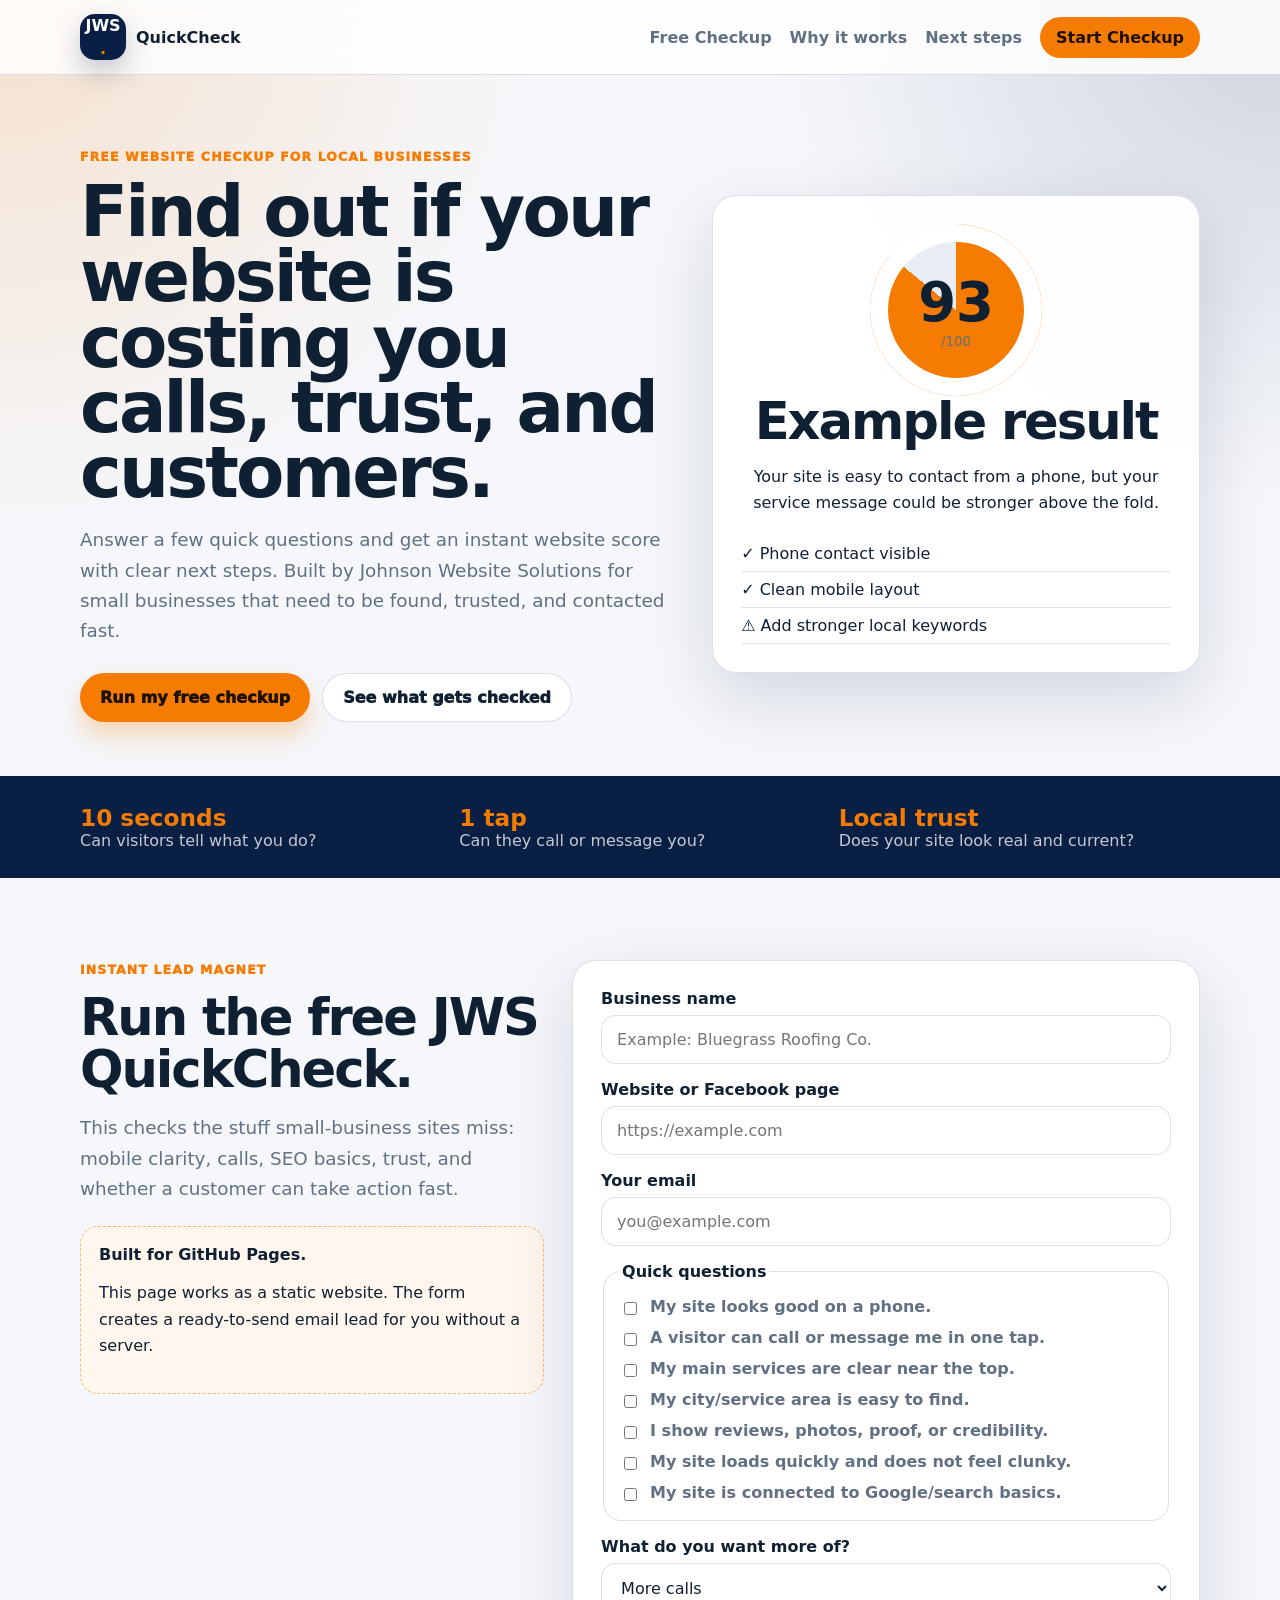
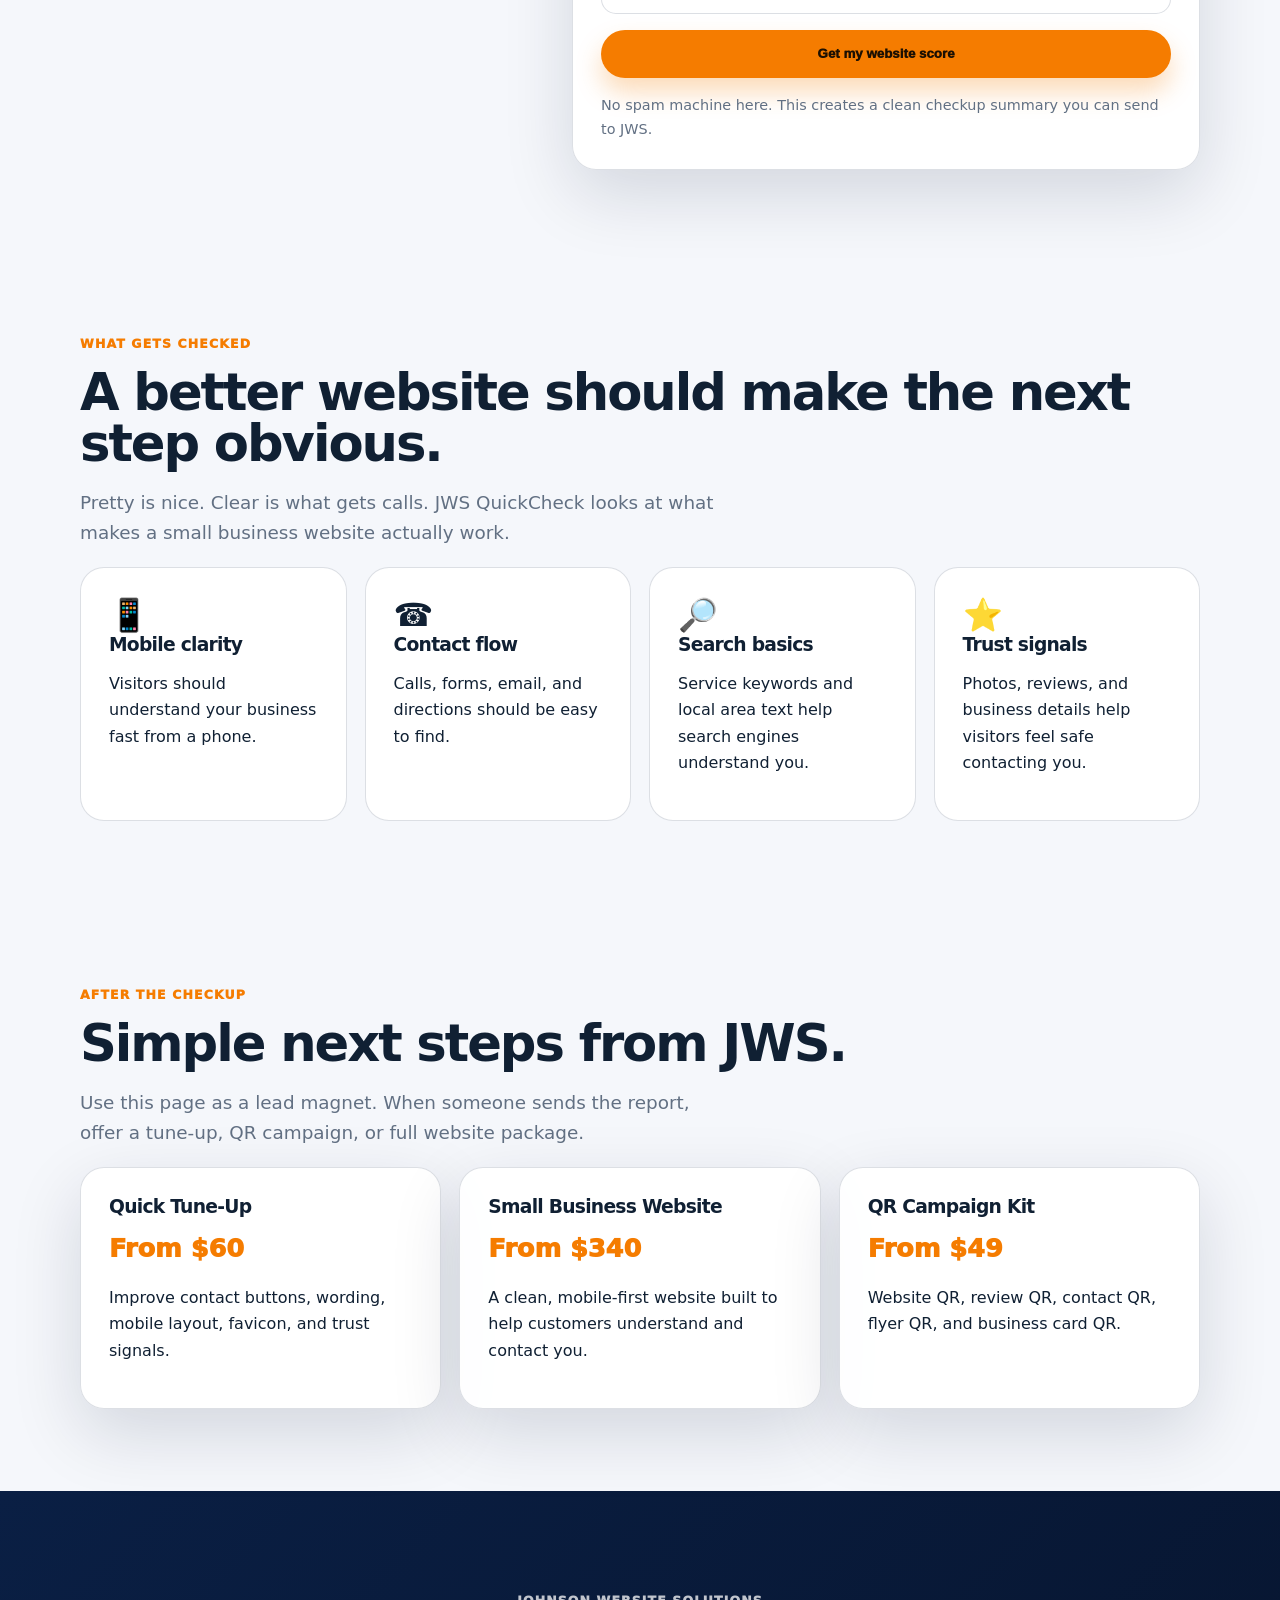
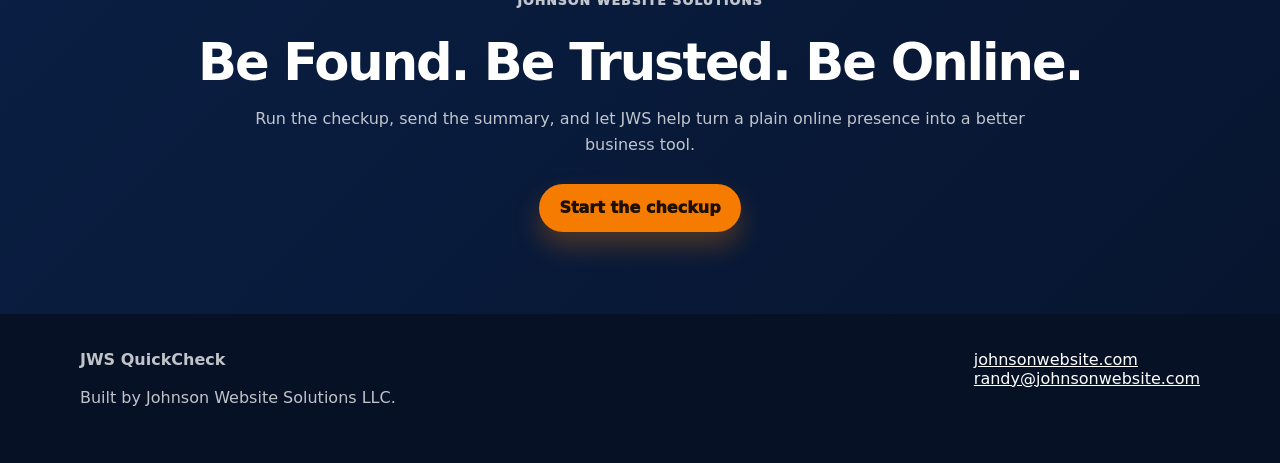
<file: jws-quickcheck/index.html>
<!doctype html>
<html lang="en">
<head>
<meta charset="utf-8">
<meta name="viewport" content="width=device-width, initial-scale=1">
<title>JWS QuickCheck | Free Website Checkup</title>
<meta name="description" content="Free website checkup for local businesses by Johnson Website Solutions. Score your website for mobile clarity, trust, SEO basics, and lead readiness.">
<style>
:root{--navy:#0a1f44;--orange:#f57c00;--ink:#102033;--muted:#627083;--paper:#f5f7fb;--card:#fff;--line:rgba(10,31,68,.14);--shadow:0 24px 70px rgba(7,23,47,.14);--radius:24px}*{box-sizing:border-box}html{scroll-behavior:smooth}body{margin:0;background:radial-gradient(circle at top left,rgba(245,124,0,.18),transparent 34rem),radial-gradient(circle at top right,rgba(10,31,68,.16),transparent 32rem),var(--paper);color:var(--ink);font-family:Inter,system-ui,-apple-system,Segoe UI,Arial,sans-serif}a{color:inherit}.wrap{width:min(1120px,calc(100% - 28px));margin:auto}.top{position:sticky;top:0;z-index:10;background:rgba(255,255,255,.82);backdrop-filter:blur(16px);border-bottom:1px solid var(--line)}.nav{height:74px;display:flex;align-items:center;justify-content:space-between;gap:18px}.brand{display:flex;align-items:center;gap:10px;text-decoration:none;font-weight:900}.mark{display:inline-grid;place-items:center;width:46px;height:46px;border-radius:15px;background:var(--navy);color:white;box-shadow:0 12px 28px rgba(10,31,68,.24)}.mark span{color:var(--orange)}.links{display:flex;align-items:center;gap:18px;font-weight:800}.links a{text-decoration:none;color:var(--muted)}.links .pill{color:#1d1002;background:var(--orange);padding:11px 16px;border-radius:999px}.menu{display:none;border:0;background:var(--navy);color:#fff;border-radius:12px;padding:10px 13px}.section{padding:82px 0}.hero{padding:72px 0 54px}.grid{display:grid;grid-template-columns:1.1fr .9fr;gap:36px;align-items:center}.eyebrow{margin:0 0 12px;color:var(--orange);font-weight:950;text-transform:uppercase;letter-spacing:.09em;font-size:.78rem}h1,h2,h3{margin:0;letter-spacing:-.04em}h1{font-size:clamp(2.55rem,5.5vw,5.3rem);line-height:.93}h2{font-size:clamp(2rem,4vw,3.3rem);line-height:1}p{line-height:1.65}.lead{font-size:1.15rem;color:var(--muted);max-width:650px}.actions{display:flex;gap:12px;flex-wrap:wrap;margin-top:26px}.btn{border:0;border-radius:999px;padding:14px 20px;font-weight:950;text-decoration:none;display:inline-flex;justify-content:center;align-items:center;min-height:48px;cursor:pointer}.primary{background:var(--orange);color:#1c1002;box-shadow:0 14px 26px rgba(245,124,0,.28)}.secondary{background:var(--navy);color:white}.ghost{background:white;border:1px solid var(--line);color:var(--ink)}.card{background:rgba(255,255,255,.92);border:1px solid var(--line);border-radius:var(--radius);box-shadow:var(--shadow);padding:28px}.score-card{text-align:center;transform:rotate(1.25deg)}.score-ring{margin:auto;width:172px;height:172px;border-radius:50%;display:grid;place-items:center;background:conic-gradient(var(--orange) 0 86%,#e8edf5 86%);box-shadow:inset 0 0 0 18px white}.score-ring b{font-size:3.4rem}.score-ring small{display:block;color:var(--muted)}.checks{padding:0;margin:20px 0 0;list-style:none;text-align:left}.checks li{padding:8px 0;border-bottom:1px solid var(--line)}.strip{background:var(--navy);color:white;padding:28px 0}.stats{display:grid;grid-template-columns:repeat(3,1fr);gap:18px}.stats strong{display:block;color:var(--orange);font-size:1.45rem}.stats span{color:rgba(255,255,255,.76)}.two{display:grid;grid-template-columns:.85fr 1.15fr;gap:28px;align-items:start}.note{background:#fff7ed;border:1px dashed rgba(245,124,0,.5);border-radius:18px;padding:18px;margin-top:22px}.form{display:grid;gap:16px}.row{display:grid;gap:7px}.row label,fieldset legend{font-weight:900}input,select,textarea{width:100%;border:1px solid var(--line);border-radius:15px;padding:14px 15px;font:inherit;color:var(--ink);background:white}fieldset{border:1px solid var(--line);border-radius:18px;padding:16px;display:grid;gap:10px}.check{display:flex;gap:10px;align-items:flex-start;color:var(--muted);font-weight:750}.check input{width:auto;margin-top:5px}.privacy{font-size:.9rem;color:var(--muted);margin:0}.result{margin-top:28px}.result[hidden]{display:none}.resultTop{display:flex;justify-content:space-between;gap:16px;align-items:center;border-bottom:1px solid var(--line);padding-bottom:18px;margin-bottom:18px}.resultScore{background:var(--navy);color:white;border-radius:20px;padding:16px 20px;min-width:130px;text-align:center}.resultScore b{font-size:2.6rem}.result ul{margin:0;padding-left:22px}.summary{min-height:170px;margin-top:14px;background:#f8fafc}.features{display:grid;grid-template-columns:repeat(4,1fr);gap:18px}.feature{box-shadow:none}.icon{font-size:2rem}.packages{display:grid;grid-template-columns:repeat(3,1fr);gap:18px}.price{font-size:1.6rem;font-weight:950;color:var(--orange);margin:10px 0}.cta{background:linear-gradient(135deg,var(--navy),#07152f);color:white;text-align:center}.cta p{color:rgba(255,255,255,.75);max-width:780px;margin:18px auto 25px}.footer{background:#061126;color:rgba(255,255,255,.75);padding:36px 0}.footgrid{display:flex;justify-content:space-between;gap:22px;flex-wrap:wrap}.footer a{color:white}.reveal{opacity:0;transform:translateY(14px);transition:.55s}.reveal.show{opacity:1;transform:none}@media(max-width:850px){.grid,.two,.stats,.features,.packages{grid-template-columns:1fr}.links{display:none;position:absolute;top:74px;left:14px;right:14px;flex-direction:column;align-items:stretch;background:white;border:1px solid var(--line);border-radius:18px;padding:16px;box-shadow:var(--shadow)}.links.open{display:flex}.menu{display:block}.score-card{transform:none}.section{padding:60px 0}.resultTop{align-items:flex-start;flex-direction:column}.btn{width:100%}}
</style>
</head>
<body>
<header class="top"><nav class="nav wrap"><a class="brand" href="#top"><span class="mark">JWS<span>.</span></span><span>QuickCheck</span></a><button class="menu" id="menu" aria-label="Menu">☰</button><div class="links" id="links"><a href="#checkup">Free Checkup</a><a href="#why">Why it works</a><a href="#packages">Next steps</a><a class="pill" href="#checkup">Start Checkup</a></div></nav></header>
<main id="top">
<section class="hero"><div class="wrap grid"><div class="reveal"><p class="eyebrow">Free website checkup for local businesses</p><h1>Find out if your website is costing you calls, trust, and customers.</h1><p class="lead">Answer a few quick questions and get an instant website score with clear next steps. Built by Johnson Website Solutions for small businesses that need to be found, trusted, and contacted fast.</p><div class="actions"><a class="btn primary" href="#checkup">Run my free checkup</a><a class="btn ghost" href="#why">See what gets checked</a></div></div><aside class="card score-card reveal"><div class="score-ring"><div><b>93</b><small>/100</small></div></div><h2>Example result</h2><p>Your site is easy to contact from a phone, but your service message could be stronger above the fold.</p><ul class="checks"><li>✓ Phone contact visible</li><li>✓ Clean mobile layout</li><li>⚠ Add stronger local keywords</li></ul></aside></div></section>
<section class="strip"><div class="wrap stats"><div><strong>10 seconds</strong><span>Can visitors tell what you do?</span></div><div><strong>1 tap</strong><span>Can they call or message you?</span></div><div><strong>Local trust</strong><span>Does your site look real and current?</span></div></div></section>
<section class="section" id="checkup"><div class="wrap two"><div class="reveal"><p class="eyebrow">Instant lead magnet</p><h2>Run the free JWS QuickCheck.</h2><p class="lead">This checks the stuff small-business sites miss: mobile clarity, calls, SEO basics, trust, and whether a customer can take action fast.</p><div class="note"><b>Built for GitHub Pages.</b><p>This page works as a static website. The form creates a ready-to-send email lead for you without a server.</p></div></div><form class="card form reveal" id="auditForm"><div class="row"><label for="businessName">Business name</label><input id="businessName" name="businessName" placeholder="Example: Bluegrass Roofing Co." required></div><div class="row"><label for="websiteUrl">Website or Facebook page</label><input id="websiteUrl" name="websiteUrl" type="url" placeholder="https://example.com" required></div><div class="row"><label for="contactEmail">Your email</label><input id="contactEmail" name="contactEmail" type="email" placeholder="you@example.com" required></div><fieldset><legend>Quick questions</legend><label class="check"><input type="checkbox" name="mobile"> My site looks good on a phone.</label><label class="check"><input type="checkbox" name="contact"> A visitor can call or message me in one tap.</label><label class="check"><input type="checkbox" name="services"> My main services are clear near the top.</label><label class="check"><input type="checkbox" name="local"> My city/service area is easy to find.</label><label class="check"><input type="checkbox" name="trust"> I show reviews, photos, proof, or credibility.</label><label class="check"><input type="checkbox" name="speed"> My site loads quickly and does not feel clunky.</label><label class="check"><input type="checkbox" name="google"> My site is connected to Google/search basics.</label></fieldset><div class="row"><label for="mainGoal">What do you want more of?</label><select id="mainGoal" name="mainGoal"><option>More calls</option><option>More estimate requests</option><option>More appointments</option><option>More Google reviews</option><option>More trust online</option><option>A better website</option></select></div><button class="btn primary" type="submit">Get my website score</button><p class="privacy">No spam machine here. This creates a clean checkup summary you can send to JWS.</p></form></div><div class="wrap result" id="result" hidden><div class="card"><div class="resultTop"><div><p class="eyebrow">Your result</p><h2 id="resultTitle">Website Score</h2></div><div class="resultScore"><b id="scoreNumber">0</b><small>/100</small></div></div><p id="scoreMessage"></p><ul id="recommendations"></ul><div class="actions"><a class="btn primary" id="mailtoLink" href="mailto:randy@johnsonwebsite.com">Send this to JWS</a><button class="btn secondary" id="copySummary" type="button">Copy summary</button></div><textarea class="summary" id="summaryBox" readonly></textarea></div></div></section>
<section class="section" id="why"><div class="wrap"><p class="eyebrow">What gets checked</p><h2>A better website should make the next step obvious.</h2><p class="lead">Pretty is nice. Clear is what gets calls. JWS QuickCheck looks at what makes a small business website actually work.</p><div class="features"><article class="card feature reveal"><span class="icon">📱</span><h3>Mobile clarity</h3><p>Visitors should understand your business fast from a phone.</p></article><article class="card feature reveal"><span class="icon">☎️</span><h3>Contact flow</h3><p>Calls, forms, email, and directions should be easy to find.</p></article><article class="card feature reveal"><span class="icon">🔎</span><h3>Search basics</h3><p>Service keywords and local area text help search engines understand you.</p></article><article class="card feature reveal"><span class="icon">⭐</span><h3>Trust signals</h3><p>Photos, reviews, and business details help visitors feel safe contacting you.</p></article></div></div></section>
<section class="section" id="packages"><div class="wrap"><p class="eyebrow">After the checkup</p><h2>Simple next steps from JWS.</h2><p class="lead">Use this page as a lead magnet. When someone sends the report, offer a tune-up, QR campaign, or full website package.</p><div class="packages"><article class="card reveal"><h3>Quick Tune-Up</h3><p class="price">From $60</p><p>Improve contact buttons, wording, mobile layout, favicon, and trust signals.</p></article><article class="card reveal"><h3>Small Business Website</h3><p class="price">From $340</p><p>A clean, mobile-first website built to help customers understand and contact you.</p></article><article class="card reveal"><h3>QR Campaign Kit</h3><p class="price">From $49</p><p>Website QR, review QR, contact QR, flyer QR, and business card QR.</p></article></div></div></section>
<section class="section cta"><div class="wrap"><p class="eyebrow">Johnson Website Solutions</p><h2>Be Found. Be Trusted. Be Online.</h2><p>Run the checkup, send the summary, and let JWS help turn a plain online presence into a better business tool.</p><a class="btn primary" href="#checkup">Start the checkup</a></div></section>
</main><footer class="footer"><div class="wrap footgrid"><div><b>JWS QuickCheck</b><p>Built by Johnson Website Solutions LLC.</p></div><div><a href="https://www.johnsonwebsite.com">johnsonwebsite.com</a><br><a href="mailto:randy@johnsonwebsite.com">randy@johnsonwebsite.com</a></div></div></footer>
<script>
const menu=document.querySelector('#menu'),links=document.querySelector('#links');menu?.addEventListener('click',()=>links.classList.toggle('open'));links?.querySelectorAll('a').forEach(a=>a.addEventListener('click',()=>links.classList.remove('open')));const obs=new IntersectionObserver(es=>es.forEach(e=>{if(e.isIntersecting){e.target.classList.add('show');obs.unobserve(e.target)}}),{threshold:.12});document.querySelectorAll('.reveal').forEach(x=>obs.observe(x));const form=document.querySelector('#auditForm'),result=document.querySelector('#result'),resultTitle=document.querySelector('#resultTitle'),scoreNumber=document.querySelector('#scoreNumber'),scoreMessage=document.querySelector('#scoreMessage'),recommendations=document.querySelector('#recommendations'),mailtoLink=document.querySelector('#mailtoLink'),summaryBox=document.querySelector('#summaryBox'),copySummary=document.querySelector('#copySummary');const checks=[['mobile','Mobile-friendly layout','Make the top section easier to understand on a phone.'],['contact','One-tap contact','Add a clear call, text, email, or contact button above the fold.'],['services','Clear service message','Put the main services near the top so visitors do not have to guess.'],['local','Local service area','Add city and service-area wording so local customers and search engines understand where you work.'],['trust','Trust signals','Add project photos, reviews, business info, or proof that makes the company feel real.'],['speed','Fast experience','Clean up heavy visuals or layout issues that make the site feel slow.'],['google','Google/search basics','Improve page titles, descriptions, local keywords, and Google Business Profile flow.']];function clean(v){return String(v||'').trim().replace(/\s+/g,' ')}form?.addEventListener('submit',e=>{e.preventDefault();const d=new FormData(form),biz=clean(d.get('businessName')),url=clean(d.get('websiteUrl')),email=clean(d.get('contactEmail')),goal=clean(d.get('mainGoal'));const passed=checks.filter(c=>d.get(c[0])==='on'),missing=checks.filter(c=>d.get(c[0])!=='on');const score=Math.round(passed.length/checks.length*100);const status=score>=86?'Strong Website Foundation':score>=58?'Good Start, Needs Cleanup':'Needs a Website Tune-Up';const msg=score>=86?'Nice. Your website has the basics covered. Now the opportunity is polish, proof, tracking, and lead campaigns.':score>=58?'You have a usable foundation, but there are some leaks that can cost calls and trust. Fix the obvious stuff first.':'This site is probably making customers work too hard. First priority: clarity, trust, and easy contact from a phone.';const recs=missing.length?missing.map(c=>c[2]):['Your basics look strong. Next move: better content, stronger proof, and tracking what brings leads.','Add QR campaigns for business cards, flyers, Google reviews, and local promotions.','Keep the site updated so it does not start looking abandoned.'];resultTitle.textContent=status;scoreNumber.textContent=score;scoreMessage.textContent=msg;recommendations.innerHTML=recs.map(r=>`<li>${r}</li>`).join('');const passedText=passed.map(c=>`✓ ${c[1]}`).join('\n')||'No checked strengths yet.';const missingText=missing.map(c=>`• ${c[1]}`).join('\n')||'No major basics missing from the quick check.';const recText=recs.map(r=>`• ${r}`).join('\n');const summary=`JWS QuickCheck Lead\n\nBusiness: ${biz}\nWebsite/Facebook: ${url}\nEmail: ${email}\nMain goal: ${goal}\nScore: ${score}/100\nStatus: ${status}\n\nStrengths:\n${passedText}\n\nNeeds attention:\n${missingText}\n\nRecommended next steps:\n${recText}`;summaryBox.value=summary;mailtoLink.href=`mailto:randy@johnsonwebsite.com?subject=${encodeURIComponent('JWS QuickCheck for '+biz)}&body=${encodeURIComponent(summary)}`;result.hidden=false;result.scrollIntoView({behavior:'smooth',block:'start'})});copySummary?.addEventListener('click',async()=>{try{await navigator.clipboard.writeText(summaryBox.value)}catch(e){summaryBox.select();document.execCommand('copy')}copySummary.textContent='Copied!';setTimeout(()=>copySummary.textContent='Copy summary',1500)});
</script>
</body>
</html>
</file>
